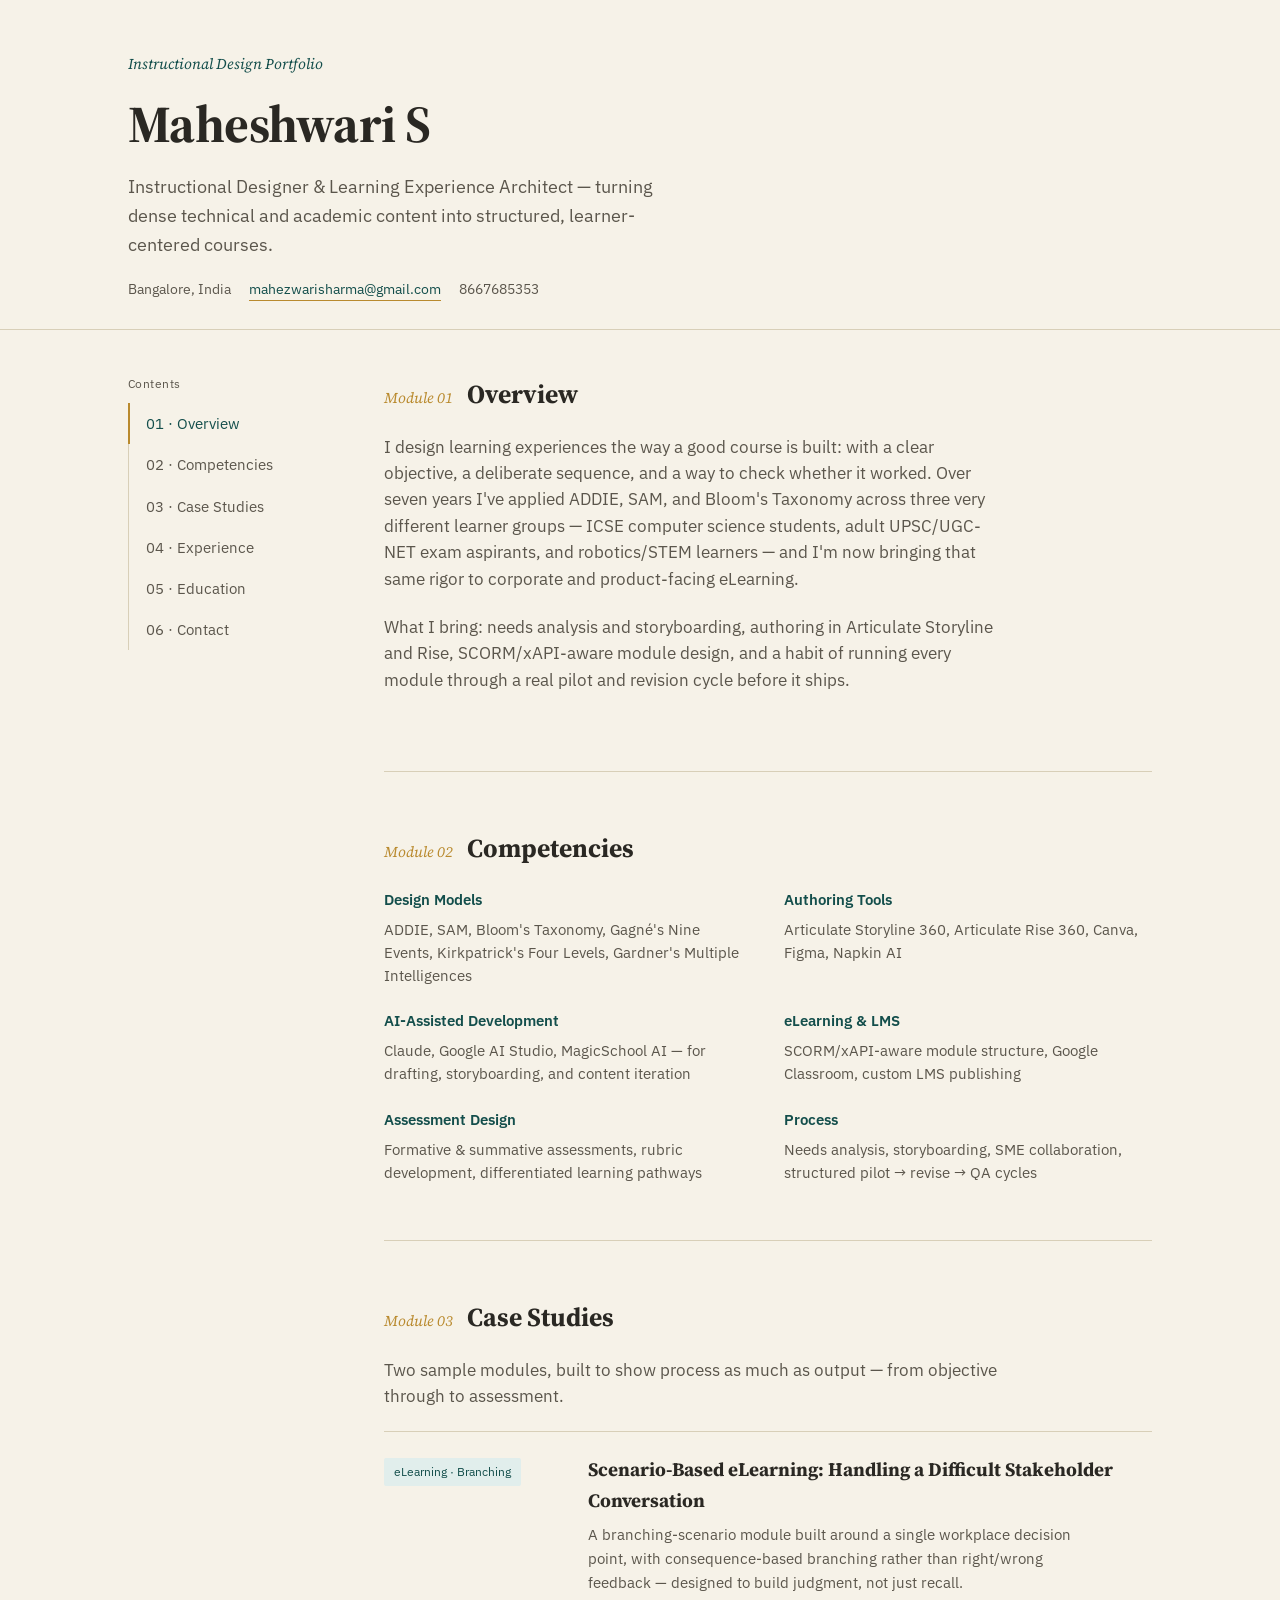
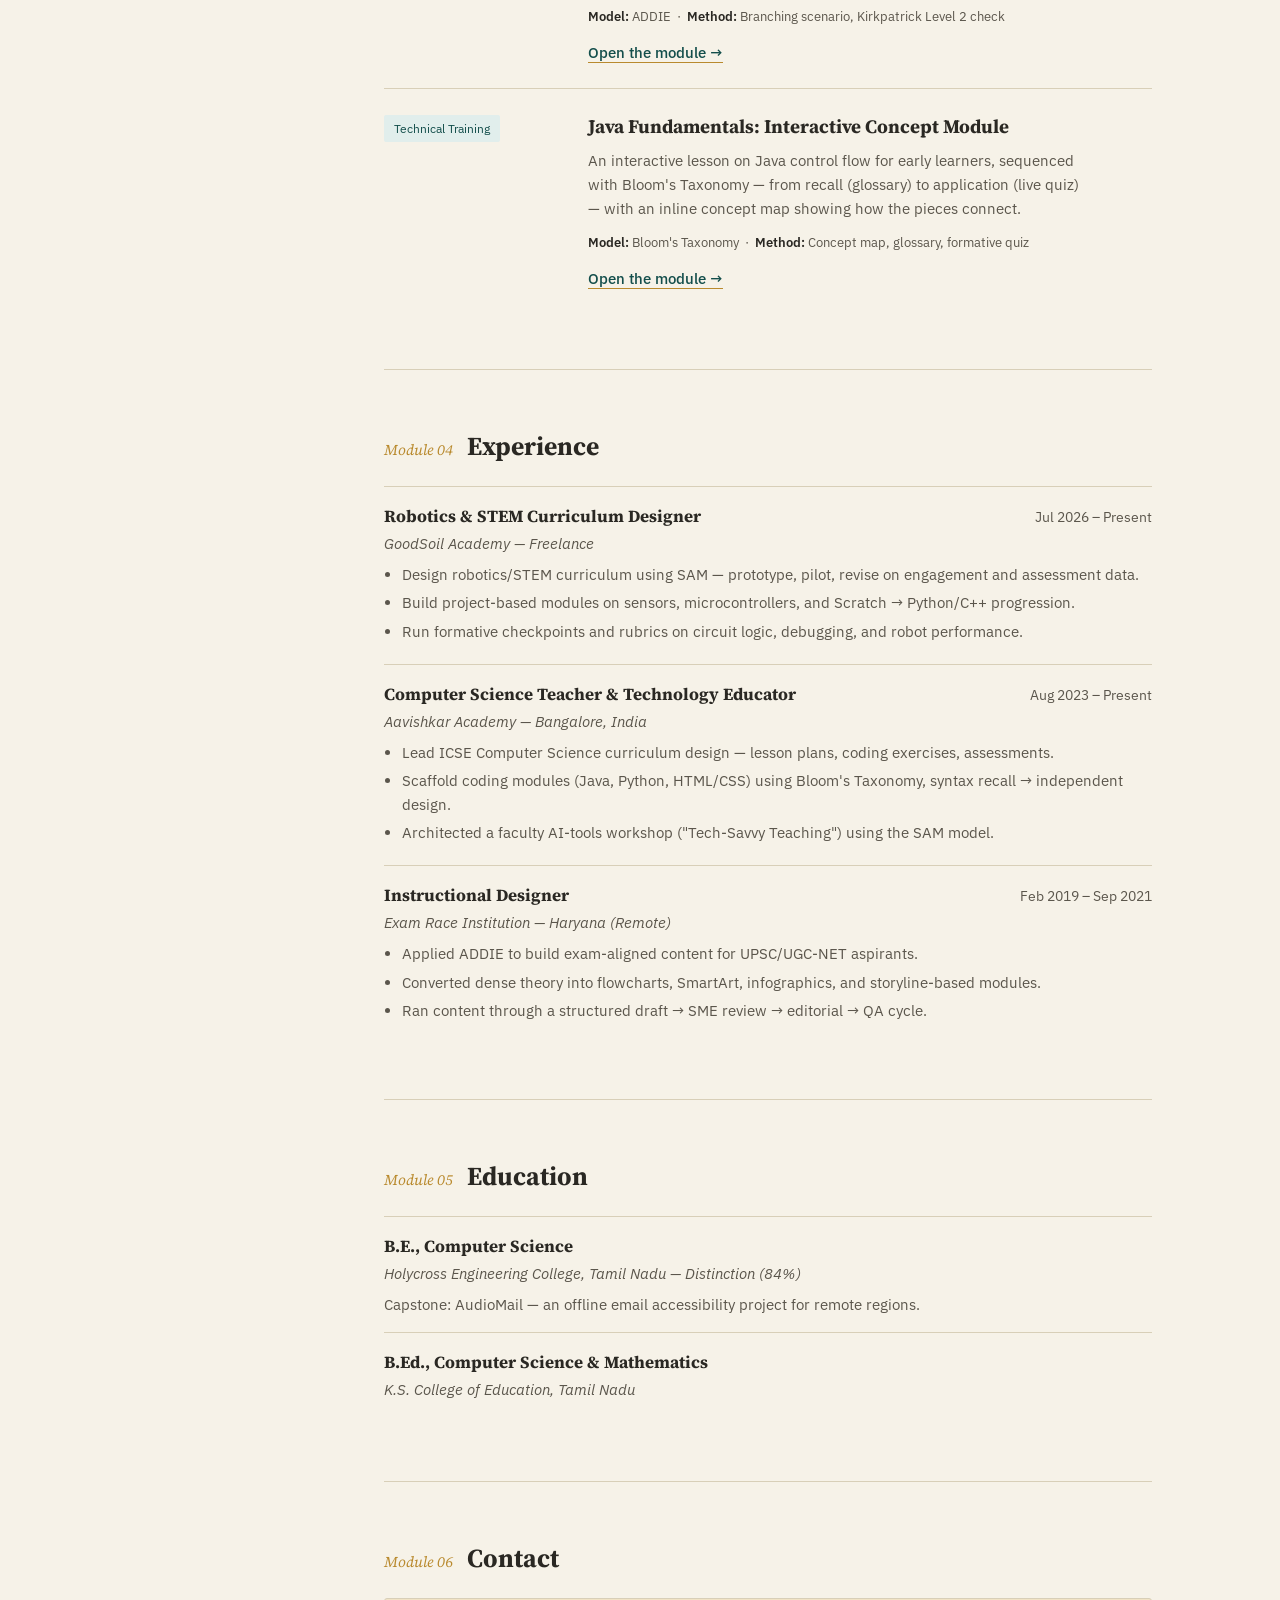
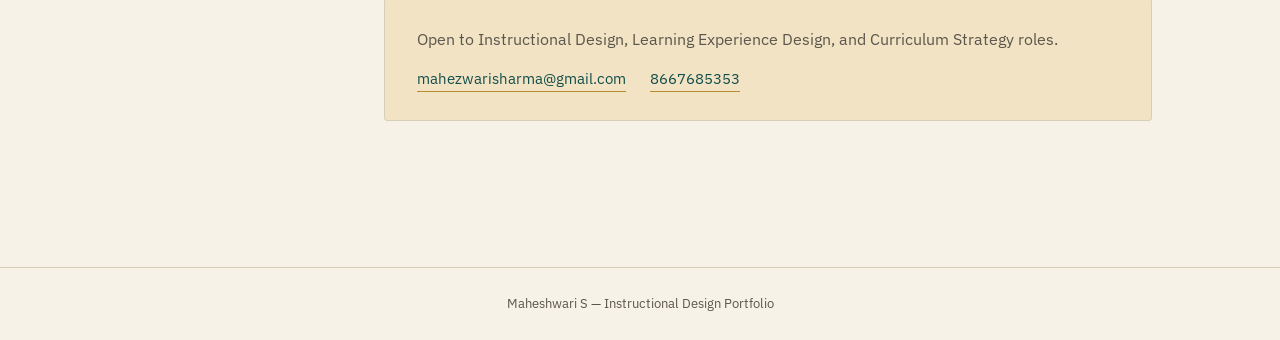
<file: index.html>
<!DOCTYPE html>
<html lang="en">
<head>
<meta charset="UTF-8">
<meta name="viewport" content="width=device-width, initial-scale=1.0">
<title>Maheshwari S — Instructional Design Portfolio</title>
<meta name="description" content="Instructional Designer & Learning Experience Architect. ADDIE, SAM, and Bloom's-aligned curriculum design, eLearning case studies, and portfolio.">
<link rel="preconnect" href="https://fonts.googleapis.com">
<link rel="preconnect" href="https://fonts.gstatic.com" crossorigin>
<link href="https://fonts.googleapis.com/css2?family=Source+Serif+4:opsz,wght@8..60,400;8..60,600;8..60,700&family=IBM+Plex+Sans:wght@400;500;600&display=swap" rel="stylesheet">
<style>
  :root{
    --ivory:#F6F2E8;
    --ivory-deep:#EFE8D8;
    --ink:#2A2823;
    --ink-soft:#5B564C;
    --teal:#1E6B67;
    --teal-deep:#134E4B;
    --teal-tint:#E1EEEC;
    --gold:#B98A2E;
    --gold-tint:#F1E3C4;
    --rule:#D8CFB8;
    --max-w:760px;
  }
  *{box-sizing:border-box;}
  html{scroll-behavior:smooth;}
  body{
    margin:0;
    background:var(--ivory);
    color:var(--ink);
    font-family:'IBM Plex Sans',sans-serif;
    font-size:16px;
    line-height:1.6;
  }
  h1,h2,h3,.display{
    font-family:'Source Serif 4',serif;
    color:var(--ink);
    font-weight:700;
  }
  a{color:var(--teal-deep);}
  .wrap{
    max-width:1080px;
    margin:0 auto;
    padding:0 28px;
  }
  /* ---- Header / masthead ---- */
  header.masthead{
    border-bottom:1px solid var(--rule);
    padding:52px 0 28px;
  }
  .masthead .kicker{
    font-family:'Source Serif 4',serif;
    font-style:italic;
    color:var(--teal-deep);
    font-size:15px;
    margin-bottom:6px;
  }
  .masthead h1{
    font-size:clamp(34px,5vw,52px);
    margin:0 0 8px;
    letter-spacing:-0.01em;
  }
  .masthead .role-line{
    font-size:18px;
    color:var(--ink-soft);
    max-width:560px;
    margin:0 0 18px;
  }
  .masthead .meta{
    display:flex;
    flex-wrap:wrap;
    gap:6px 18px;
    font-size:14px;
    color:var(--ink-soft);
  }
  .masthead .meta a{text-decoration:none;border-bottom:1px solid var(--gold);}

  /* ---- layout: contents rail + main ---- */
  .course{
    display:grid;
    grid-template-columns:200px 1fr;
    gap:56px;
    padding:44px 0 90px;
  }
  nav.contents{
    position:sticky;
    top:32px;
    align-self:start;
  }
  nav.contents .label{
    font-size:12px;
    letter-spacing:.04em;
    color:var(--ink-soft);
    margin-bottom:10px;
  }
  nav.contents ol{
    list-style:none;
    margin:0;padding:0;
    border-left:1px solid var(--rule);
  }
  nav.contents li{margin:0;}
  nav.contents a{
    display:block;
    padding:9px 0 9px 16px;
    text-decoration:none;
    color:var(--ink-soft);
    font-size:14.5px;
    border-left:2px solid transparent;
    margin-left:-1px;
    transition:color .15s ease, border-color .15s ease;
  }
  nav.contents a:hover, nav.contents a.active{
    color:var(--teal-deep);
    border-left-color:var(--gold);
  }

  main{min-width:0;}
  section.module{
    padding-bottom:56px;
    margin-bottom:56px;
    border-bottom:1px solid var(--rule);
  }
  section.module:last-child{border-bottom:none;margin-bottom:0;}
  .module-head{
    display:flex;
    align-items:baseline;
    gap:14px;
    margin-bottom:18px;
  }
  .module-num{
    font-family:'Source Serif 4',serif;
    font-style:italic;
    color:var(--gold);
    font-size:15px;
    white-space:nowrap;
  }
  .module-head h2{
    font-size:26px;
    margin:0;
  }
  .lede{
    font-size:16.5px;
    color:var(--ink-soft);
    max-width:62ch;
    margin:0 0 22px;
  }

  /* competency grid */
  .comp-grid{
    display:grid;
    grid-template-columns:1fr 1fr;
    gap:22px 32px;
  }
  .comp-item h3{
    font-size:15px;
    font-family:'IBM Plex Sans',sans-serif;
    font-weight:600;
    color:var(--teal-deep);
    margin:0 0 6px;
  }
  .comp-item p{
    margin:0;
    font-size:14.5px;
    color:var(--ink-soft);
  }

  /* case studies */
  .case{
    display:grid;
    grid-template-columns:180px 1fr;
    gap:24px;
    padding:22px 0;
    border-top:1px solid var(--rule);
  }
  .case:first-of-type{border-top:none;}
  .case .tag{
    font-size:12px;
    color:var(--teal-deep);
    background:var(--teal-tint);
    display:inline-block;
    padding:4px 10px;
    border-radius:2px;
    align-self:start;
    margin-top:4px;
  }
  .case h3{
    font-size:19px;
    margin:0 0 8px;
  }
  .case p{
    color:var(--ink-soft);
    font-size:15px;
    margin:0 0 12px;
    max-width:56ch;
  }
  .case .tools{
    font-size:13px;
    color:var(--ink-soft);
    margin-bottom:12px;
  }
  .case .tools b{color:var(--ink);font-weight:600;}
  .case a.open{
    font-size:14.5px;
    color:var(--teal-deep);
    text-decoration:none;
    border-bottom:1px solid var(--gold);
    font-weight:500;
  }

  /* experience timeline */
  .job{padding:16px 0;border-top:1px solid var(--rule);}
  .job:first-of-type{border-top:none;}
  .job-row{
    display:flex;
    justify-content:space-between;
    align-items:baseline;
    gap:12px;
    flex-wrap:wrap;
  }
  .job-row h3{font-size:17px;margin:0;}
  .job-dates{font-size:13.5px;color:var(--ink-soft);white-space:nowrap;}
  .job-org{font-style:italic;color:var(--ink-soft);font-size:14.5px;margin:2px 0 8px;}
  .job ul{margin:0;padding-left:18px;color:var(--ink-soft);font-size:14.5px;}
  .job li{margin-bottom:5px;}

  /* contact */
  .contact-box{
    background:var(--gold-tint);
    border:1px solid var(--rule);
    padding:28px 32px;
    border-radius:3px;
  }
  .contact-box p{margin:0 0 14px;color:var(--ink-soft);}
  .contact-links{display:flex;flex-wrap:wrap;gap:10px 24px;font-size:15px;}
  .contact-links a{text-decoration:none;color:var(--teal-deep);border-bottom:1px solid var(--gold);}

  footer{
    text-align:center;
    padding:26px;
    font-size:13px;
    color:var(--ink-soft);
    border-top:1px solid var(--rule);
  }

  @media (max-width:820px){
    .course{grid-template-columns:1fr;gap:0;padding-top:24px;}
    nav.contents{
      position:static;
      border-bottom:1px solid var(--rule);
      padding-bottom:20px;
      margin-bottom:36px;
    }
    nav.contents ol{
      border-left:none;
      display:flex;
      flex-wrap:wrap;
      gap:4px 4px;
    }
    nav.contents a{
      border-left:none;
      border:1px solid var(--rule);
      border-radius:20px;
      padding:6px 14px;
    }
    nav.contents a:hover, nav.contents a.active{
      border-color:var(--gold);
      background:var(--teal-tint);
    }
    .comp-grid{grid-template-columns:1fr;}
    .case{grid-template-columns:1fr;}
  }
</style>
</head>
<body>

<header class="masthead">
  <div class="wrap">
    <div class="kicker">Instructional Design Portfolio</div>
    <h1>Maheshwari S</h1>
    <p class="role-line">Instructional Designer &amp; Learning Experience Architect — turning dense technical and academic content into structured, learner-centered courses.</p>
    <div class="meta">
      <span>Bangalore, India</span>
      <a href="mailto:mahezwarisharma@gmail.com">mahezwarisharma@gmail.com</a>
      <span>8667685353</span>
    </div>
  </div>
</header>

<div class="wrap">
  <div class="course">
    <nav class="contents">
      <div class="label">Contents</div>
      <ol>
        <li><a href="#overview">01 · Overview</a></li>
        <li><a href="#competencies">02 · Competencies</a></li>
        <li><a href="#casestudies">03 · Case Studies</a></li>
        <li><a href="#experience">04 · Experience</a></li>
        <li><a href="#education">05 · Education</a></li>
        <li><a href="#contact">06 · Contact</a></li>
      </ol>
    </nav>

    <main>
      <section id="overview" class="module">
        <div class="module-head">
          <span class="module-num">Module 01</span>
          <h2>Overview</h2>
        </div>
        <p class="lede">
          I design learning experiences the way a good course is built: with a clear objective,
          a deliberate sequence, and a way to check whether it worked. Over seven years I've applied
          ADDIE, SAM, and Bloom's Taxonomy across three very different learner groups — ICSE
          computer science students, adult UPSC/UGC-NET exam aspirants, and robotics/STEM learners —
          and I'm now bringing that same rigor to corporate and product-facing eLearning.
        </p>
        <p class="lede">
          What I bring: needs analysis and storyboarding, authoring in Articulate Storyline and Rise,
          SCORM/xAPI-aware module design, and a habit of running every module through a real pilot
          and revision cycle before it ships.
        </p>
      </section>

      <section id="competencies" class="module">
        <div class="module-head">
          <span class="module-num">Module 02</span>
          <h2>Competencies</h2>
        </div>
        <div class="comp-grid">
          <div class="comp-item">
            <h3>Design Models</h3>
            <p>ADDIE, SAM, Bloom's Taxonomy, Gagné's Nine Events, Kirkpatrick's Four Levels, Gardner's Multiple Intelligences</p>
          </div>
          <div class="comp-item">
            <h3>Authoring Tools</h3>
            <p>Articulate Storyline 360, Articulate Rise 360, Canva, Figma, Napkin AI</p>
          </div>
          <div class="comp-item">
            <h3>AI-Assisted Development</h3>
            <p>Claude, Google AI Studio, MagicSchool AI — for drafting, storyboarding, and content iteration</p>
          </div>
          <div class="comp-item">
            <h3>eLearning &amp; LMS</h3>
            <p>SCORM/xAPI-aware module structure, Google Classroom, custom LMS publishing</p>
          </div>
          <div class="comp-item">
            <h3>Assessment Design</h3>
            <p>Formative &amp; summative assessments, rubric development, differentiated learning pathways</p>
          </div>
          <div class="comp-item">
            <h3>Process</h3>
            <p>Needs analysis, storyboarding, SME collaboration, structured pilot → revise → QA cycles</p>
          </div>
        </div>
      </section>

      <section id="casestudies" class="module">
        <div class="module-head">
          <span class="module-num">Module 03</span>
          <h2>Case Studies</h2>
        </div>
        <p class="lede">Two sample modules, built to show process as much as output — from objective through to assessment.</p>

        <div class="case">
          <div><span class="tag">eLearning · Branching</span></div>
          <div>
            <h3>Scenario-Based eLearning: Handling a Difficult Stakeholder Conversation</h3>
            <p>A branching-scenario module built around a single workplace decision point, with consequence-based
              branching rather than right/wrong feedback — designed to build judgment, not just recall.</p>
            <div class="tools"><b>Model:</b> ADDIE &nbsp;·&nbsp; <b>Method:</b> Branching scenario, Kirkpatrick Level 2 check</div>
            <a class="open" href="projects/scenario-elearning.html">Open the module →</a>
          </div>
        </div>

        <div class="case">
          <div><span class="tag">Technical Training</span></div>
          <div>
            <h3>Java Fundamentals: Interactive Concept Module</h3>
            <p>An interactive lesson on Java control flow for early learners, sequenced with Bloom's Taxonomy —
              from recall (glossary) to application (live quiz) — with an inline concept map showing how the
              pieces connect.</p>
            <div class="tools"><b>Model:</b> Bloom's Taxonomy &nbsp;·&nbsp; <b>Method:</b> Concept map, glossary, formative quiz</div>
            <a class="open" href="projects/java-module.html">Open the module →</a>
          </div>
        </div>
      </section>

      <section id="experience" class="module">
        <div class="module-head">
          <span class="module-num">Module 04</span>
          <h2>Experience</h2>
        </div>

        <div class="job">
          <div class="job-row">
            <h3>Robotics &amp; STEM Curriculum Designer</h3>
            <span class="job-dates">Jul 2026 – Present</span>
          </div>
          <div class="job-org">GoodSoil Academy — Freelance</div>
          <ul>
            <li>Design robotics/STEM curriculum using SAM — prototype, pilot, revise on engagement and assessment data.</li>
            <li>Build project-based modules on sensors, microcontrollers, and Scratch → Python/C++ progression.</li>
            <li>Run formative checkpoints and rubrics on circuit logic, debugging, and robot performance.</li>
          </ul>
        </div>

        <div class="job">
          <div class="job-row">
            <h3>Computer Science Teacher &amp; Technology Educator</h3>
            <span class="job-dates">Aug 2023 – Present</span>
          </div>
          <div class="job-org">Aavishkar Academy — Bangalore, India</div>
          <ul>
            <li>Lead ICSE Computer Science curriculum design — lesson plans, coding exercises, assessments.</li>
            <li>Scaffold coding modules (Java, Python, HTML/CSS) using Bloom's Taxonomy, syntax recall → independent design.</li>
            <li>Architected a faculty AI-tools workshop ("Tech-Savvy Teaching") using the SAM model.</li>
          </ul>
        </div>

        <div class="job">
          <div class="job-row">
            <h3>Instructional Designer</h3>
            <span class="job-dates">Feb 2019 – Sep 2021</span>
          </div>
          <div class="job-org">Exam Race Institution — Haryana (Remote)</div>
          <ul>
            <li>Applied ADDIE to build exam-aligned content for UPSC/UGC-NET aspirants.</li>
            <li>Converted dense theory into flowcharts, SmartArt, infographics, and storyline-based modules.</li>
            <li>Ran content through a structured draft → SME review → editorial → QA cycle.</li>
          </ul>
        </div>
      </section>

      <section id="education" class="module">
        <div class="module-head">
          <span class="module-num">Module 05</span>
          <h2>Education</h2>
        </div>
        <div class="job">
          <div class="job-row">
            <h3>B.E., Computer Science</h3>
          </div>
          <div class="job-org">Holycross Engineering College, Tamil Nadu — Distinction (84%)</div>
          <p style="color:var(--ink-soft);font-size:14.5px;margin:6px 0 0;">Capstone: AudioMail — an offline email accessibility project for remote regions.</p>
        </div>
        <div class="job">
          <div class="job-row">
            <h3>B.Ed., Computer Science &amp; Mathematics</h3>
          </div>
          <div class="job-org">K.S. College of Education, Tamil Nadu</div>
        </div>
      </section>

      <section id="contact" class="module" style="border-bottom:none;margin-bottom:0;">
        <div class="module-head">
          <span class="module-num">Module 06</span>
          <h2>Contact</h2>
        </div>
        <div class="contact-box">
          <p>Open to Instructional Design, Learning Experience Design, and Curriculum Strategy roles.</p>
          <div class="contact-links">
            <a href="mailto:mahezwarisharma@gmail.com">mahezwarisharma@gmail.com</a>
            <a href="tel:8667685353">8667685353</a>
          </div>
        </div>
      </section>
    </main>
  </div>
</div>

<footer>Maheshwari S — Instructional Design Portfolio</footer>

<script>
  const links = document.querySelectorAll('nav.contents a');
  const sections = [...links].map(l => document.querySelector(l.getAttribute('href')));
  const setActive = () => {
    let idx = 0;
    sections.forEach((s,i) => { if (s.getBoundingClientRect().top - 80 <= 0) idx = i; });
    links.forEach(l => l.classList.remove('active'));
    links[idx].classList.add('active');
  };
  document.addEventListener('scroll', setActive);
  setActive();
</script>
</body>
</html>
</file>
